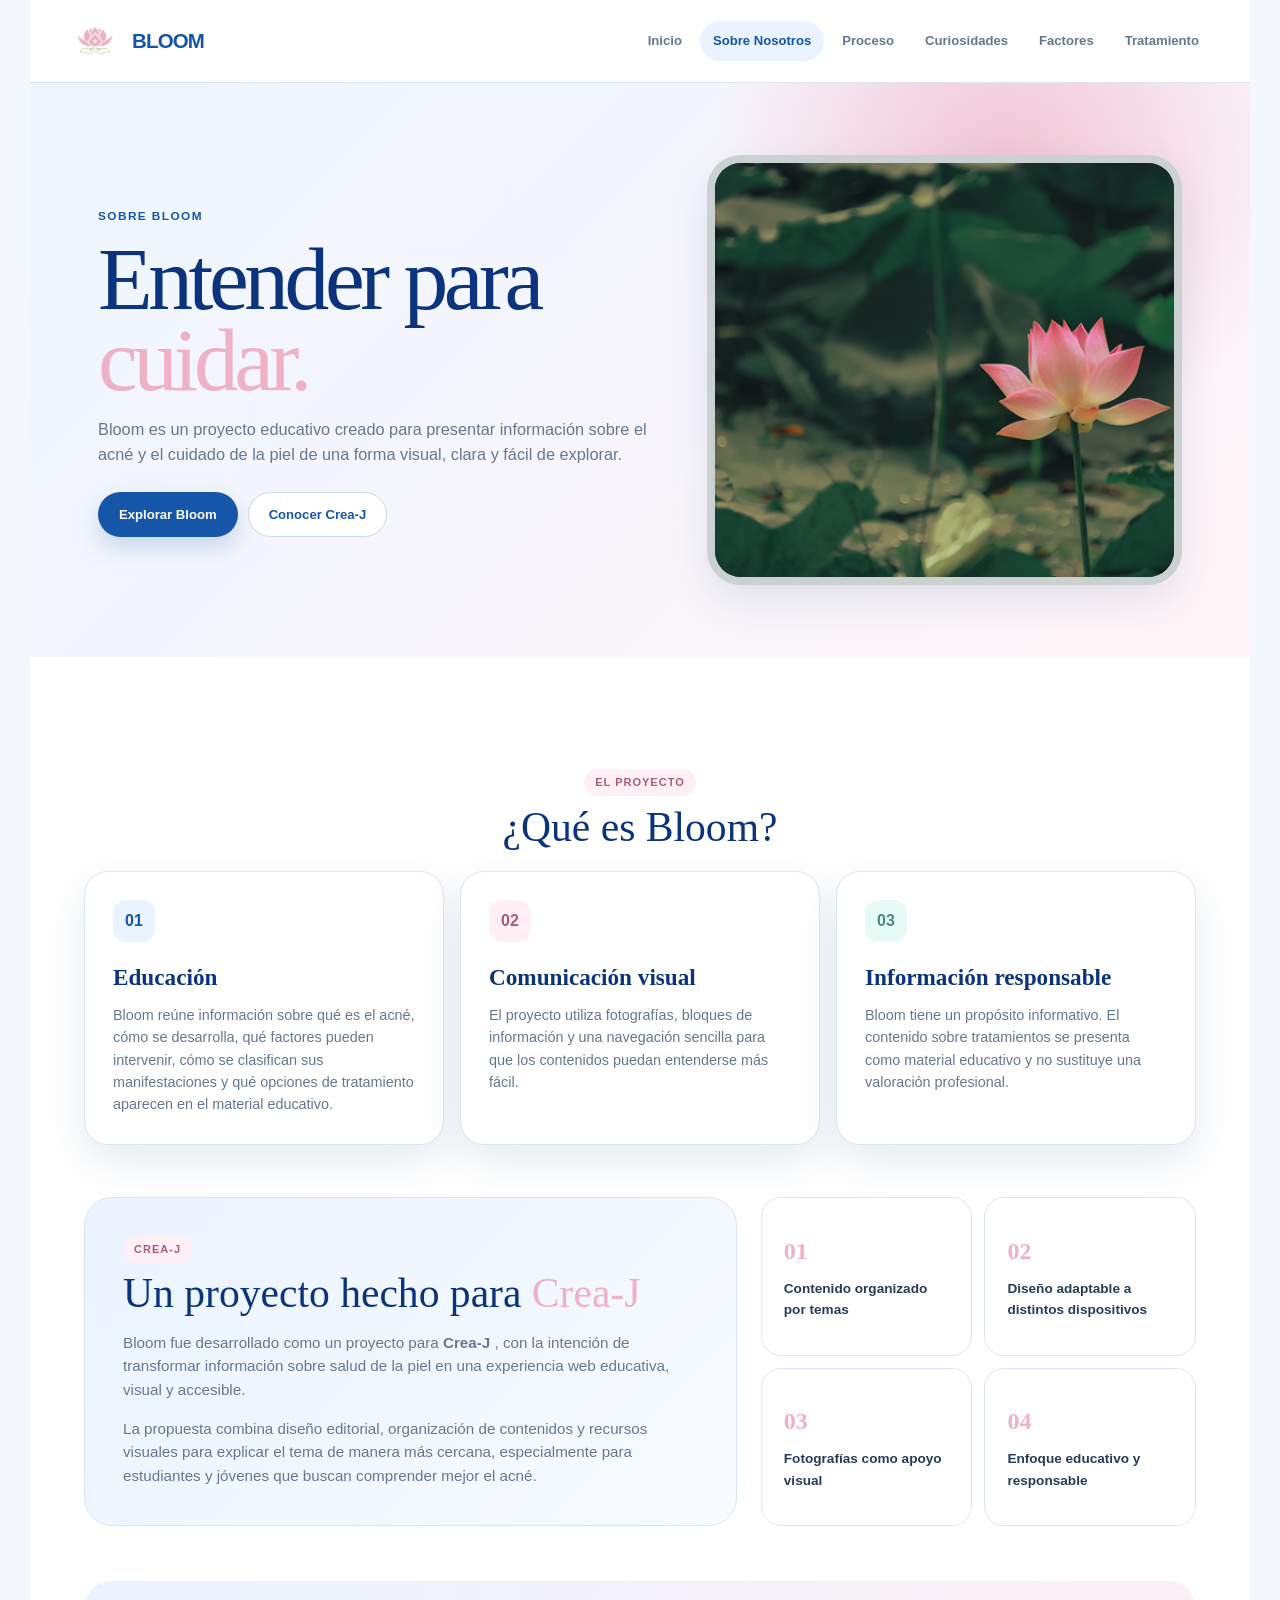
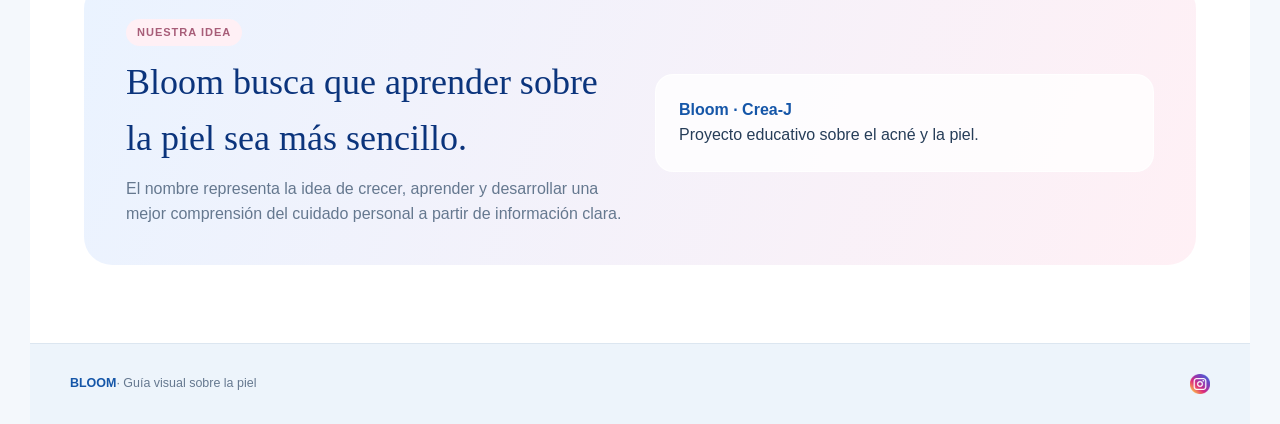
<file: about.html>
<!DOCTYPE html>
<html lang="es">
 <head>
  <meta charset="utf-8"/>
  <meta content="width=device-width, initial-scale=1.0" name="viewport"/>
  <title>
   Bloom | About us
  </title>
  <link href="style.css" rel="stylesheet"/>
 </head>
 <body>
  <div class="site">
   <header class="header">
    <div class="header-inner">
     <a class="logo" href="index.html">
      <img alt="Logo de Bloom" src="assets/logo.webp"/>
      <span>
       BLOOM
      </span>
     </a>
     <nav class="nav">
      <a href="index.html">
       Inicio
      </a>
      <a class="active" href="about.html">
       Sobre Nosotros
      </a>
      <a href="que-ocurre.html">
       Proceso
      </a>
      <a href="curiosidades.html">
       Curiosidades
      </a>
      <a href="factores.html">
       Factores
      </a>
      <a href="tratamiento.html">
       Tratamiento
      </a>
     </nav>
    </div>
   </header>
   <main>
    <section class="about-hero">
     <div class="about-hero-copy">
      <span class="eyebrow">
       Sobre Bloom
      </span>
      <h1>
       Entender para
       <span>
        cuidar.
       </span>
      </h1>
      <p class="hero-lead">
       Bloom es un proyecto educativo creado para presentar informaci&oacute;n sobre el acn&eacute; y el cuidado de la piel de una forma visual, clara y f&aacute;cil de explorar.
      </p>
      <div class="hero-actions">
       <a class="btn btn-primary" href="index.html">
        Explorar Bloom
       </a>
       <a class="btn btn-secondary" href="#creaj">
        Conocer Crea-J
       </a>
      </div>
     </div>
     <figure class="about-flower">
      <img alt="Flor de loto sobre el agua" src="assets/4.webp"/>
     </figure>
    </section>
    <div class="main">
     <section class="section about-intro" id="creaj">
      <div class="section-head center">
       <span class="pill">
        El proyecto
       </span>
       <h2>
        &iquest;Qu&eacute; es Bloom?
       </h2>
      </div>
      <div class="about-grid">
       <article class="about-card">
        <span class="about-number">
         01
        </span>
        <h3>
         Educaci&oacute;n
        </h3>
        <p>
         Bloom re&uacute;ne informaci&oacute;n sobre qu&eacute; es el acn&eacute;, c&oacute;mo se desarrolla, qu&eacute; factores pueden intervenir, c&oacute;mo se clasifican sus manifestaciones y qu&eacute; opciones de tratamiento aparecen en el material educativo.
        </p>
       </article>
       <article class="about-card">
        <span class="about-number">
         02
        </span>
        <h3>
         Comunicaci&oacute;n visual
        </h3>
        <p>
         El proyecto utiliza fotograf&iacute;as, bloques de informaci&oacute;n y una navegaci&oacute;n sencilla para que los contenidos puedan entenderse más fácil.
        </p>
       </article>
       <article class="about-card">
        <span class="about-number">
         03
        </span>
        <h3>
         Informaci&oacute;n responsable
        </h3>
        <p>
         Bloom tiene un prop&oacute;sito informativo. El contenido sobre tratamientos se presenta como material educativo y no sustituye una valoraci&oacute;n profesional.
        </p>
       </article>
      </div>
     </section>
     <section class="section creator-section">
      <div class="creator-panel">
       <span class="pill">
        Crea-J
       </span>
       <h2>
        Un proyecto hecho para
        <span>
         Crea-J
        </span>
       </h2>
       <p>
        Bloom fue desarrollado como un proyecto para
        <strong>
         Crea-J
        </strong>
        , con la intenci&oacute;n de transformar informaci&oacute;n sobre salud de la piel en una experiencia web educativa, visual y accesible.
       </p>
       <p>
        La propuesta combina dise&ntilde;o editorial, organizaci&oacute;n de contenidos y recursos visuales para explicar el tema de manera m&aacute;s cercana, especialmente para estudiantes y j&oacute;venes que buscan comprender mejor el acn&eacute;.
       </p>
      </div>
      <div class="creator-list">
       <div>
        <strong>
         01
        </strong>
        <span>
         Contenido organizado por temas
        </span>
       </div>
       <div>
        <strong>
         02
        </strong>
        <span>
         Dise&ntilde;o adaptable a distintos dispositivos
        </span>
       </div>
       <div>
        <strong>
         03
        </strong>
        <span>
         Fotograf&iacute;as como apoyo visual
        </span>
       </div>
       <div>
        <strong>
         04
        </strong>
        <span>
         Enfoque educativo y responsable
        </span>
       </div>
      </div>
     </section>
     <section class="section about-closing">
      <div class="band">
       <div>
        <span class="pill">
         Nuestra idea
        </span>
        <h2>
         Bloom busca que aprender sobre la piel sea m&aacute;s sencillo.
        </h2>
        <p>
         El nombre representa la idea de crecer, aprender y desarrollar una mejor comprensi&oacute;n del cuidado personal a partir de informaci&oacute;n clara.
        </p>
       </div>
       <div class="quote">
        <strong>
         Bloom &middot; Crea-J
        </strong>
        <br/>
        Proyecto educativo sobre el acn&eacute; y la piel.
       </div>
      </div>
     </section>
    </div>
   </main>
   <footer class="footer">
    <span class="left-footer">
     <strong>
      BLOOM
     </strong>
     &middot; Gu&iacute;a visual sobre la piel
    </span>
    <span>
     <a href="https://www.instagram.com/bloom.creaj/" target="_blank" rel="noopener noreferrer"><img class="ig" src="assets/ig.png" alt="Instagram"></a>
    </span>
   </footer>
  </div>
 </body>
</html>
</file>
<file: style.css>
:root {
  --blue:#1556a8;
  --blue-dark:#0b347c;
  --blue-soft:#eaf3ff;
  --sky:#dff6fb;
  --pink:#efb1c5;
  --pink-soft:#fff0f5;
  --lav:#eee8ff;
  --mint:#e6faf6;
  --peach:#fff1eb;
  --ink:#263d58;
  --muted:#65788f;
  --white:#fff;
  --line:#dce6f0;
  --shadow:0 16px 42px rgba(27,65,115,.11);
  --radius:24px;
  --serif:Georgia,"Times New Roman",serif;
  --sans:Inter,Arial,Helvetica,sans-serif;
}
* {
  box-sizing:border-box
}
html {
  scroll-behavior:smooth
}
body {
  margin:0;
  background:#f4f8fc;
  color:var(--ink);
  font-family:var(--sans);
  line-height:1.55
}
a {
  text-decoration:none;
  color:inherit
}
img {
  display:block;
  max-width:100%
}
.site {
  width:min(1220px,100%);
  margin:auto;
  background:#fff;
  min-height:100vh;
  overflow:hidden
}
/* HEADER */
.header {
  position:sticky;
  top:0;
  z-index:50;
  background:rgba(255,255,255,.95);
  backdrop-filter:blur(14px);
  border-bottom:1px solid var(--line)
}
.header-inner {
  min-height:82px;
  padding:0 38px;
  display:flex;
  align-items:center;
  justify-content:space-between;
  gap:24px
}
.logo {
  display:flex;
  align-items:center;
  gap:10px;
  color:var(--blue);
  font-weight:900;
  letter-spacing:-.04em;
  font-size:1.28rem
}
.logo img {
  width:54px;
  height:54px;
  object-fit:contain
}
.logo span {
  display:inline-block
}
.nav {
  display:flex;
  gap:5px;
  flex-wrap:wrap;
  justify-content:flex-end
}
.nav a {
  padding:10px 13px;
  border-radius:999px;
  color:var(--muted);
  font-size:.82rem;
  font-weight:800
}
.nav a:hover,.nav a.active {
  background:var(--blue-soft);
  color:var(--blue)
}
/* HERO */
.hero {
  position:relative;
  overflow:hidden;
  background:radial-gradient(circle at 86% 18%,rgba(239,177,197,.72),transparent 24%),radial-gradient(circle at 65% 90%,rgba(190,234,246,.9),transparent 31%),linear-gradient(135deg,#eef6ff,#fff5f8)
}
.hero-content {
  position:relative;
  z-index:2;
  min-height:455px;
  padding:62px 68px;
  display:grid;
  grid-template-columns:1.02fr .98fr;
  align-items:center;
  gap:48px
}
.eyebrow {
  color:var(--blue);
  font-size:.74rem;
  font-weight:900;
  text-transform:uppercase;
  letter-spacing:.12em
}
.hero h1 {
  margin:12px 0 16px;
  max-width:650px;
  color:var(--blue-dark);
  font-family:var(--serif);
  font-weight:400;
  font-size:clamp(3.6rem,8vw,6.4rem);
  line-height:.88;
  letter-spacing:-.05em
}
.hero h1 span {
  color:var(--pink)
}
.hero-lead {
  max-width:600px;
  margin:0;
  color:var(--muted);
  font-size:1.02rem
}
.hero-actions {
  display:flex;
  gap:10px;
  margin-top:25px
}
.btn {
  display:inline-flex;
  align-items:center;
  justify-content:center;
  min-height:45px;
  padding:0 20px;
  border-radius:999px;
  border:1px solid transparent;
  font-size:.82rem;
  font-weight:900
}
.btn-primary {
  color:#fff;
  background:var(--blue);
  box-shadow:0 10px 25px rgba(21,86,168,.2)
}
.btn-secondary {
  color:var(--blue);
  background:#fff;
  border-color:#cbd9e9
}
.hero-photo-wrap {
  position:relative;
  min-height:340px;
  display:flex;
  align-items:center
}
.hero-photo {
  position:relative;
  z-index:1;
  width:100%;
  height:340px;
  object-fit:cover;
  border-radius:30px;
  box-shadow:var(--shadow);
  border:8px solid rgba(255,255,255,.75)
}
.hero-photo-wrap:after {
  content:"";
  position:absolute;
  right:-12px;
  bottom:-10px;
  width:92px;
  height:92px;
  border-radius:50%;
  background:var(--pink);
  opacity:.7
}
/* MAIN */
.main {
  padding:60px 54px 78px
}
.intro {
  max-width:900px;
  margin:0 auto 46px;
  text-align:center
}
.intro h2,.section-head h2 {
  margin:0;
  color:var(--blue-dark);
  font-family:var(--serif);
  font-size:2.6rem;
  font-weight:400;
  line-height:1.06
}
.intro p,.section-head p {
  color:var(--muted);
  margin:13px auto 0
}
.section {
  margin-top:52px
}
.section-head {
  margin-bottom:22px
}
.section-head.center {
  text-align:center
}
.section-head.center p {
  max-width:700px
}
.pill {
  display:inline-block;
  margin-bottom:9px;
  padding:5px 11px;
  border-radius:999px;
  background:var(--pink-soft);
  color:#a75d78;
  font-size:.69rem;
  font-weight:900;
  text-transform:uppercase;
  letter-spacing:.09em
}
/* IMAGE BLOCKS */
.image-grid {
  display:grid;
  grid-template-columns:1.2fr .8fr .8fr;
  gap:16px;
  margin-top:25px
}
.image-grid.two {
  grid-template-columns:1fr 1fr
}
.image-grid.three {
  grid-template-columns:repeat(3,1fr)
}
.image-grid.four {
  grid-template-columns:repeat(4,1fr)
}
.image-card {
  position:relative;
  overflow:hidden;
  border-radius:22px;
  background:#edf4fb;
  height:250px;
  box-shadow:var(--shadow);
  border:1px solid rgba(220,230,240,.9);
  margin:0
}
.image-card.tall {
  height:380px
}
.image-card.wide {
  height:275px
}
.image-card img {
  display:block;
  width:100%;
  height:100%;
  object-fit:cover;
  transition:transform .45s ease
}
.image-card:hover img {
  transform:scale(1.035)
}
.image-card:nth-child(2) img {
  object-position:center
}
.visual-note {
  margin-top:9px;
  text-align:right;
  color:var(--muted);
  font-size:.7rem
}
.split-visual {
  display:grid;
  grid-template-columns:1fr 1fr;
  gap:24px;
  align-items:stretch
}
.split-visual .image-card {
  height:380px
}
/* CARDS */
.cards {
  display:grid;
  grid-template-columns:repeat(3,1fr);
  gap:16px
}
.card {
  position:relative;
  padding:24px;
  min-height:190px;
  border:1px solid var(--line);
  border-radius:var(--radius);
  background:#fff;
  box-shadow:var(--shadow)
}
.card h3 {
  margin:0 0 8px;
  color:var(--blue-dark);
  font-size:1.08rem
}
.card p {
  margin:0;
  color:var(--muted);
  font-size:.9rem
}
.card-icon {
  width:46px;
  height:46px;
  margin-bottom:17px;
  border-radius:14px;
  display:grid;
  place-items:center;
  color:var(--blue);
  background:var(--blue-soft);
  font-weight:900
}
.card:nth-child(2) .card-icon {
  background:var(--pink-soft);
  color:#b0617c
}
.card:nth-child(3) .card-icon {
  background:var(--mint);
  color:#4c8882
}
/* PROCESS */
.process {
  display:grid;
  grid-template-columns:repeat(4,1fr);
  gap:12px
}
.process-card {
  padding:20px 17px;
  border-radius:18px;
  background:#f8fbff;
  border:1px solid var(--line)
}
.number {
  width:38px;
  height:38px;
  display:grid;
  place-items:center;
  margin-bottom:13px;
  border-radius:50%;
  color:#fff;
  background:var(--pink);
  font-family:var(--serif);
  font-size:1.2rem
}
.process-card h3 {
  margin:0 0 6px;
  font-size:.95rem;
  color:var(--blue-dark)
}
.process-card p {
  margin:0;
  color:var(--muted);
  font-size:.8rem
}
/* BANDS */
.band {
  margin-top:55px;
  padding:38px 42px;
  border-radius:28px;
  background:linear-gradient(110deg,var(--blue-soft),var(--pink-soft));
  display:grid;
  grid-template-columns:1fr 1fr;
  gap:30px;
  align-items:center
}
.band h2 {
  margin:0;
  font-family:var(--serif);
  font-weight:400;
  font-size:2.25rem;
  color:var(--blue-dark)
}
.band p {
  margin:10px 0 0;
  color:var(--muted)
}
.quote {
  padding:23px;
  background:rgba(255,255,255,.78);
  border-radius:18px;
  border:1px solid rgba(255,255,255,.9);
  color:var(--ink)
}
.quote strong {
  color:var(--blue)
}
/* LAYERS */
.layers {
  display:grid;
  grid-template-columns:1.05fr .95fr;
  gap:25px
}
.layer-stack {
  display:grid;
  gap:9px
}
.layer {
  padding:19px 22px;
  border-radius:17px;
  background:#fff;
  border:1px solid var(--line);
  box-shadow:var(--shadow)
}
.layer h3 {
  margin:0;
  color:var(--blue-dark);
  font-family:var(--serif);
  font-size:1.35rem
}
.layer p {
  margin:5px 0 0;
  color:var(--muted);
  font-size:.87rem
}
.layer.epi {
  border-left:7px solid var(--pink)
}
.layer.dermis {
  border-left:7px solid #a9ddea
}
.layer.hipo {
  border-left:7px solid #c8b9ed
}
.info-box {
  padding:27px;
  border-radius:22px;
  background:var(--peach)
}
.info-box h3 {
  margin:0;
  color:var(--blue-dark);
  font-family:var(--serif);
  font-size:1.6rem
}
.info-box p {
  color:var(--muted);
  font-size:.9rem
}
/* FACTORS + TYPES */
.factor-grid {
  display:grid;
  grid-template-columns:repeat(2,1fr);
  gap:14px
}
.factor {
  padding:24px;
  border-radius:20px;
  background:#fff;
  border:1px solid var(--line)
}
.factor h3 {
  margin:0 0 7px;
  color:var(--blue-dark);
  font-family:var(--serif);
  font-size:1.35rem
}
.factor p {
  margin:0;
  color:var(--muted);
  font-size:.87rem
}
.types {
  display:grid;
  gap:15px
}
.type {
  display:grid;
  grid-template-columns:145px 1fr 220px;
  min-height:145px;
  overflow:hidden;
  border:1px solid var(--line);
  border-radius:20px;
  background:#fff;
  box-shadow:var(--shadow)
}
.type-name {
  display:grid;
  place-items:center;
  padding:15px;
  background:var(--blue-soft);
  color:var(--blue);
  font-family:var(--serif);
  font-size:1.45rem
}
.type:nth-child(2) .type-name {
  background:var(--pink-soft);
  color:#a65d78
}
.type:nth-child(3) .type-name {
  background:var(--lav);
  color:#7664a4
}
.type-content {
  padding:18px 21px
}
.type-content h3 {
  margin:0;
  color:var(--blue-dark)
}
.type-content p {
  margin:5px 0 0;
  color:var(--muted);
  font-size:.87rem
}
.type-photo {
  width:100%;
  height:100%;
  min-height:145px;
  object-fit:cover
}
/* TREATMENTS */
.treatments {
  display:grid;
  grid-template-columns:repeat(2,1fr);
  gap:15px
}
.treatment {
  padding:23px;
  display:grid;
  grid-template-columns:52px 1fr;
  gap:15px;
  border:1px solid var(--line);
  border-radius:20px;
  background:#fff;
  box-shadow:var(--shadow)
}
.treatment-icon {
  width:52px;
  height:52px;
  display:grid;
  place-items:center;
  border-radius:16px;
  background:var(--blue-soft);
  color:var(--blue);
  font-family:var(--serif);
  font-size:1.25rem
}
.treatment:nth-child(2) .treatment-icon,.treatment:nth-child(5) .treatment-icon {
  background:var(--pink-soft);
  color:#a75d78
}
.treatment h3 {
  margin:0;
  color:var(--blue-dark)
}
.treatment p {
  margin:5px 0 0;
  color:var(--muted);
  font-size:.85rem
}
.disclaimer {
  margin-top:22px;
  padding:17px 20px;
  border-radius:15px;
  background:#fff8ed;
  border:1px solid #f1ddbd;
  color:#766044;
  font-size:.83rem
}
/* FOOTER */
.footer {
  padding:30px 40px;
  background:#edf4fb;
  border-top:1px solid var(--line);
  display:flex;
  align-items:center;
  justify-content:space-between;
  gap:20px;
  color:var(--muted);
  font-size:.78rem
}
.footer strong {
  color:var(--blue)
}
@media(max-width:900px) {
  .header-inner {
    padding:12px 20px;
    align-items:flex-start;
    flex-direction:column
  }
  .nav {
    justify-content:flex-start
  }
  .hero-content {
    grid-template-columns:1fr;
    padding:50px 30px;
    min-height:auto
  }
  .hero-photo {
    height:300px
  }
  .hero-photo-wrap {
    min-height:300px
  }
  .cards,.process {
    grid-template-columns:1fr 1fr
  }
  .layers,.split-visual {
    grid-template-columns:1fr
  }
  .band {
    grid-template-columns:1fr
  }
  .type {
    grid-template-columns:115px 1fr
  }
  .type-photo {
    display:block
  }
  .image-grid,.image-grid.four,.image-grid.three {
    grid-template-columns:1fr 1fr
  }
  .image-card {
    height:240px
  }
  .image-card.wide {
    height:260px
  }
  .image-card.tall,.split-visual .image-card {
    height:330px
  }

}
@media(max-width:560px) {
  .main {
    padding:40px 17px 55px
  }
  .hero h1 {
    font-size:3.5rem
  }
  .hero-actions {
    flex-direction:column;
    align-items:flex-start
  }
  .cards,.process,.factor-grid,.treatments,.image-grid,.image-grid.two,.image-grid.four,.image-grid.three {
    grid-template-columns:1fr
  }
  .image-card,.image-card.wide,.image-card.tall,.split-visual .image-card {
    height:250px
  }
  .type {
    grid-template-columns:90px 1fr
  }
  .type-name {
    font-size:1.05rem
  }
  .footer {
    padding:25px 20px;
    flex-direction:column;
    align-items:flex-start
  }
  .logo img {
    width:48px;
    height:48px
  }
  .hero-photo {
    height:245px
  }
  .hero-photo-wrap {
    min-height:245px
  }
  .intro h2,.section-head h2 {
    font-size:2.15rem
  }

}
/* ABOUT US */
.about-hero {
  position:relative;
  display:grid;
  grid-template-columns:1fr .85fr;
  gap:50px;
  align-items:center;
  padding:72px 68px;
  background:radial-gradient(circle at 80% 15%,rgba(239,177,197,.72),transparent 27%),linear-gradient(135deg,#eef6ff,#fff5f8);
  overflow:hidden
}
.about-hero-copy h1 {
  margin:12px 0 16px;
  color:var(--blue-dark);
  font-family:var(--serif);
  font-size:clamp(3.8rem,7vw,6rem);
  font-weight:400;
  line-height:.9;
  letter-spacing:-.05em
}
.about-hero-copy h1 span {
  color:var(--pink)
}
.about-flower {
  margin:0;
  height:430px;
  border-radius:34px;
  overflow:hidden;
  background:#102e28;
  box-shadow:var(--shadow);
  border:8px solid rgba(255,255,255,.78)
}
.about-flower img {
  width:100%;
  height:100%;
  object-fit:cover;
  object-position:center
}
.about-grid {
  display:grid;
  grid-template-columns:repeat(3,1fr);
  gap:16px
}
.about-card {
  padding:28px;
  border:1px solid var(--line);
  border-radius:24px;
  background:#fff;
  box-shadow:var(--shadow)
}
.about-number {
  display:grid;
  place-items:center;
  width:42px;
  height:42px;
  margin-bottom:18px;
  border-radius:13px;
  background:var(--blue-soft);
  color:var(--blue);
  font-weight:900
}
.about-card:nth-child(2) .about-number {
  background:var(--pink-soft);
  color:#a75d78
}
.about-card:nth-child(3) .about-number {
  background:var(--mint);
  color:#4c8882
}
.about-card h3 {
  margin:0 0 8px;
  color:var(--blue-dark);
  font-family:var(--serif);
  font-size:1.45rem
}
.about-card p {
  margin:0;
  color:var(--muted);
  font-size:.9rem
}
.creator-section {
  display:grid;
  grid-template-columns:1.2fr .8fr;
  gap:24px;
  align-items:stretch
}
.creator-panel {
  padding:38px;
  border-radius:28px;
  background:linear-gradient(135deg,var(--blue-soft),#f8fbff);
  border:1px solid var(--line)
}
.creator-panel h2 {
  margin:0;
  color:var(--blue-dark);
  font-family:var(--serif);
  font-size:2.6rem;
  font-weight:400;
  line-height:1.05
}
.creator-panel h2 span {
  color:var(--pink)
}
.creator-panel p {
  color:var(--muted);
  font-size:.95rem
}
.creator-panel p:last-child {
  margin-bottom:0
}
.creator-list {
  display:grid;
  grid-template-columns:1fr 1fr;
  gap:12px
}
.creator-list div {
  padding:22px;
  border:1px solid var(--line);
  border-radius:20px;
  background:#fff;
  display:flex;
  flex-direction:column;
  gap:8px;
  justify-content:center
}
.creator-list strong {
  font-family:var(--serif);
  font-size:1.5rem;
  color:var(--pink)
}
.creator-list span {
  color:var(--ink);
  font-size:.85rem;
  font-weight:800
}
.about-closing {
  margin-bottom:0
}

.left-footer{
  display: flex;

}

.ig{
  width: 20px;
  margin-left: 20px;
}
/* MOBILE / RESPONSIVE */
@media(max-width:900px) {
  .about-hero {
    grid-template-columns:1fr;
    padding:52px 30px;
    gap:28px
  }
  .about-flower {
    height:330px
  }
  .about-grid,.creator-section {
    grid-template-columns:1fr
  }
  .creator-list {
    grid-template-columns:1fr 1fr
  }
  .header-inner {
    gap:12px
  }
  .nav {
    width:100%;
    overflow-x:auto;
    flex-wrap:nowrap;
    justify-content:flex-start;
    padding-bottom:2px;
    scrollbar-width:none
  }
  .nav::-webkit-scrollbar {
    display:none
  }
  .nav a {
    white-space:nowrap
  }

}
@media(max-width:560px) {
  .header-inner {
    padding:10px 16px;
    min-height:auto
  }
  .logo {
    font-size:1.1rem
  }
  .logo img {
    width:44px;
    height:44px
  }
  .nav {
    gap:2px
  }
  .nav a {
    padding:9px 10px;
    font-size:.75rem
  }
  .hero-content {
    padding:42px 20px 48px;
    gap:28px
  }
  .hero h1 {
    font-size:3.25rem
  }
  .hero-lead {
    font-size:.94rem
  }
  .hero-photo {
    height:235px
  }
  .hero-photo-wrap {
    min-height:235px
  }
  .main {
    padding:38px 16px 54px
  }
  .intro {
    margin-bottom:34px
  }
  .intro h2,.section-head h2 {
    font-size:2rem
  }
  .section {
    margin-top:40px
  }
  .band {
    padding:28px 22px
  }
  .band h2 {
    font-size:1.9rem
  }
  .about-hero {
    padding:42px 20px 48px
  }
  .about-hero-copy h1 {
    font-size:3.3rem
  }
  .about-flower {
    height:300px;
    border-radius:24px
  }
  .about-card,.creator-panel {
    padding:24px
  }
  .creator-panel h2 {
    font-size:2.15rem
  }
  .creator-list {
    grid-template-columns:1fr
  }
  .footer {
    font-size:.72rem
  }

}
</file>
